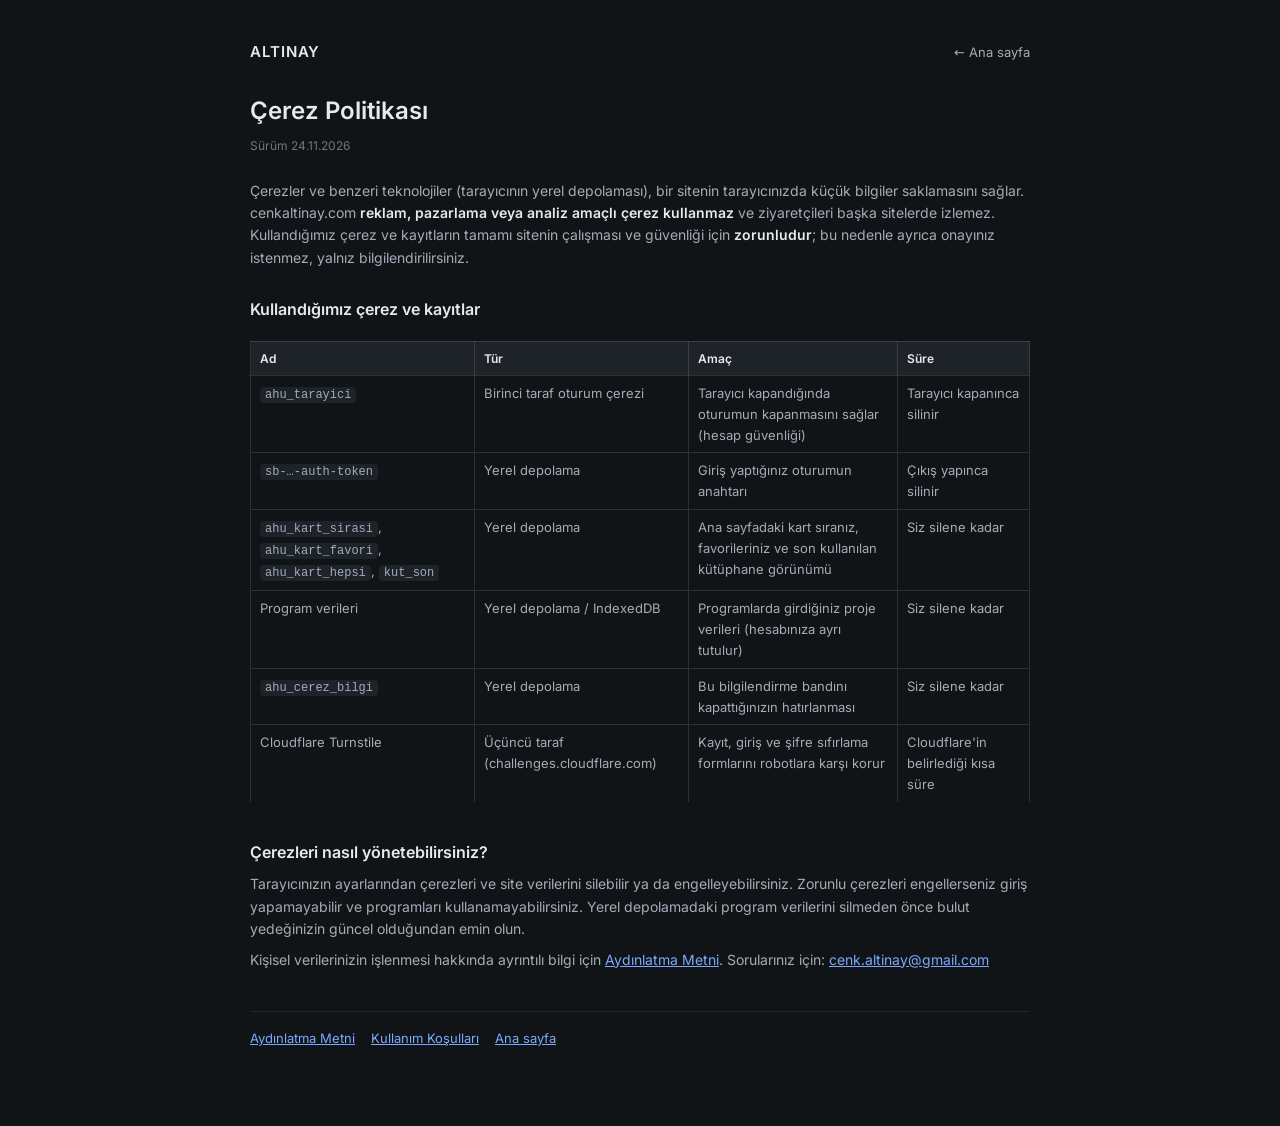
<file: cerez.html>
<!DOCTYPE html>
<html lang="tr">
<head>
<meta charset="utf-8">
<!-- 24.11.2026 — Çerez politikası (Cenk: «çerez onayı vs bu tarz şeyleri de yap»). Sitede yalnız ZORUNLU çerez/yerel depolama
     var (oturum-kapisi.js, index.js, kullanici-verisi.js, kutuphane.js, cerez-bildirimi.js); reklam/analiz çerezi yok →
     KVKK Çerez Uygulamaları Rehberi'ne göre açık rıza gerekmez, bilgilendirme yapılır (cerez-bildirimi.js bandı). -->
<meta http-equiv="Content-Security-Policy" content="default-src 'none'; script-src 'self'; style-src 'self'; font-src 'self'; img-src 'self'; object-src 'none'; base-uri 'none'; form-action 'none'">
<meta name="referrer" content="strict-origin-when-cross-origin">
<meta name="viewport" content="width=device-width, initial-scale=1">
<title>Çerez Politikası — ALTINAY</title>
<link rel="icon" type="image/svg+xml" href="favicon.svg">
<link rel="stylesheet" href="stil.css?v=20261124a">
<link rel="stylesheet" href="yasal.css?v=20261124a">
</head>
<body>
<main class="yasal">
  <header><span class="marka">ALTINAY</span><a href="./">← Ana sayfa</a></header>
  <h1>Çerez Politikası</h1>
  <p class="surum">Sürüm 24.11.2026</p>

  <p>Çerezler ve benzeri teknolojiler (tarayıcının yerel depolaması), bir sitenin tarayıcınızda küçük bilgiler saklamasını sağlar.
  cenkaltinay.com <strong>reklam, pazarlama veya analiz amaçlı çerez kullanmaz</strong> ve ziyaretçileri başka sitelerde izlemez.
  Kullandığımız çerez ve kayıtların tamamı sitenin çalışması ve güvenliği için <strong>zorunludur</strong>; bu nedenle ayrıca onayınız
  istenmez, yalnız bilgilendirilirsiniz.</p>

  <h2>Kullandığımız çerez ve kayıtlar</h2>
  <div class="tablo"><table>
    <tr><th>Ad</th><th>Tür</th><th>Amaç</th><th>Süre</th></tr>
    <tr><td><code>ahu_tarayici</code></td><td>Birinci taraf oturum çerezi</td><td>Tarayıcı kapandığında oturumun kapanmasını sağlar (hesap güvenliği)</td><td>Tarayıcı kapanınca silinir</td></tr>
    <tr><td><code>sb-…-auth-token</code></td><td>Yerel depolama</td><td>Giriş yaptığınız oturumun anahtarı</td><td>Çıkış yapınca silinir</td></tr>
    <tr><td><code>ahu_kart_sirasi</code>, <code>ahu_kart_favori</code>, <code>ahu_kart_hepsi</code>, <code>kut_son</code></td><td>Yerel depolama</td><td>Ana sayfadaki kart sıranız, favorileriniz ve son kullanılan kütüphane görünümü</td><td>Siz silene kadar</td></tr>
    <tr><td>Program verileri</td><td>Yerel depolama / IndexedDB</td><td>Programlarda girdiğiniz proje verileri (hesabınıza ayrı tutulur)</td><td>Siz silene kadar</td></tr>
    <tr><td><code>ahu_cerez_bilgi</code></td><td>Yerel depolama</td><td>Bu bilgilendirme bandını kapattığınızın hatırlanması</td><td>Siz silene kadar</td></tr>
    <tr><td>Cloudflare Turnstile</td><td>Üçüncü taraf (challenges.cloudflare.com)</td><td>Kayıt, giriş ve şifre sıfırlama formlarını robotlara karşı korur</td><td>Cloudflare'in belirlediği kısa süre</td></tr>
  </table></div>

  <h2>Çerezleri nasıl yönetebilirsiniz?</h2>
  <p>Tarayıcınızın ayarlarından çerezleri ve site verilerini silebilir ya da engelleyebilirsiniz. Zorunlu çerezleri engellerseniz
  giriş yapamayabilir ve programları kullanamayabilirsiniz. Yerel depolamadaki program verilerini silmeden önce bulut yedeğinizin
  güncel olduğundan emin olun.</p>

  <p>Kişisel verilerinizin işlenmesi hakkında ayrıntılı bilgi için <a href="kvkk.html">Aydınlatma Metni</a>. Sorularınız için:
  <a class="posta" href="#">—</a></p>

  <nav class="diger"><a href="kvkk.html">Aydınlatma Metni</a><a href="kosullar.html">Kullanım Koşulları</a><a href="./">Ana sayfa</a></nav>
</main>
<script src="yasal.js?v=20261124a"></script>
</body>
</html>
</file>
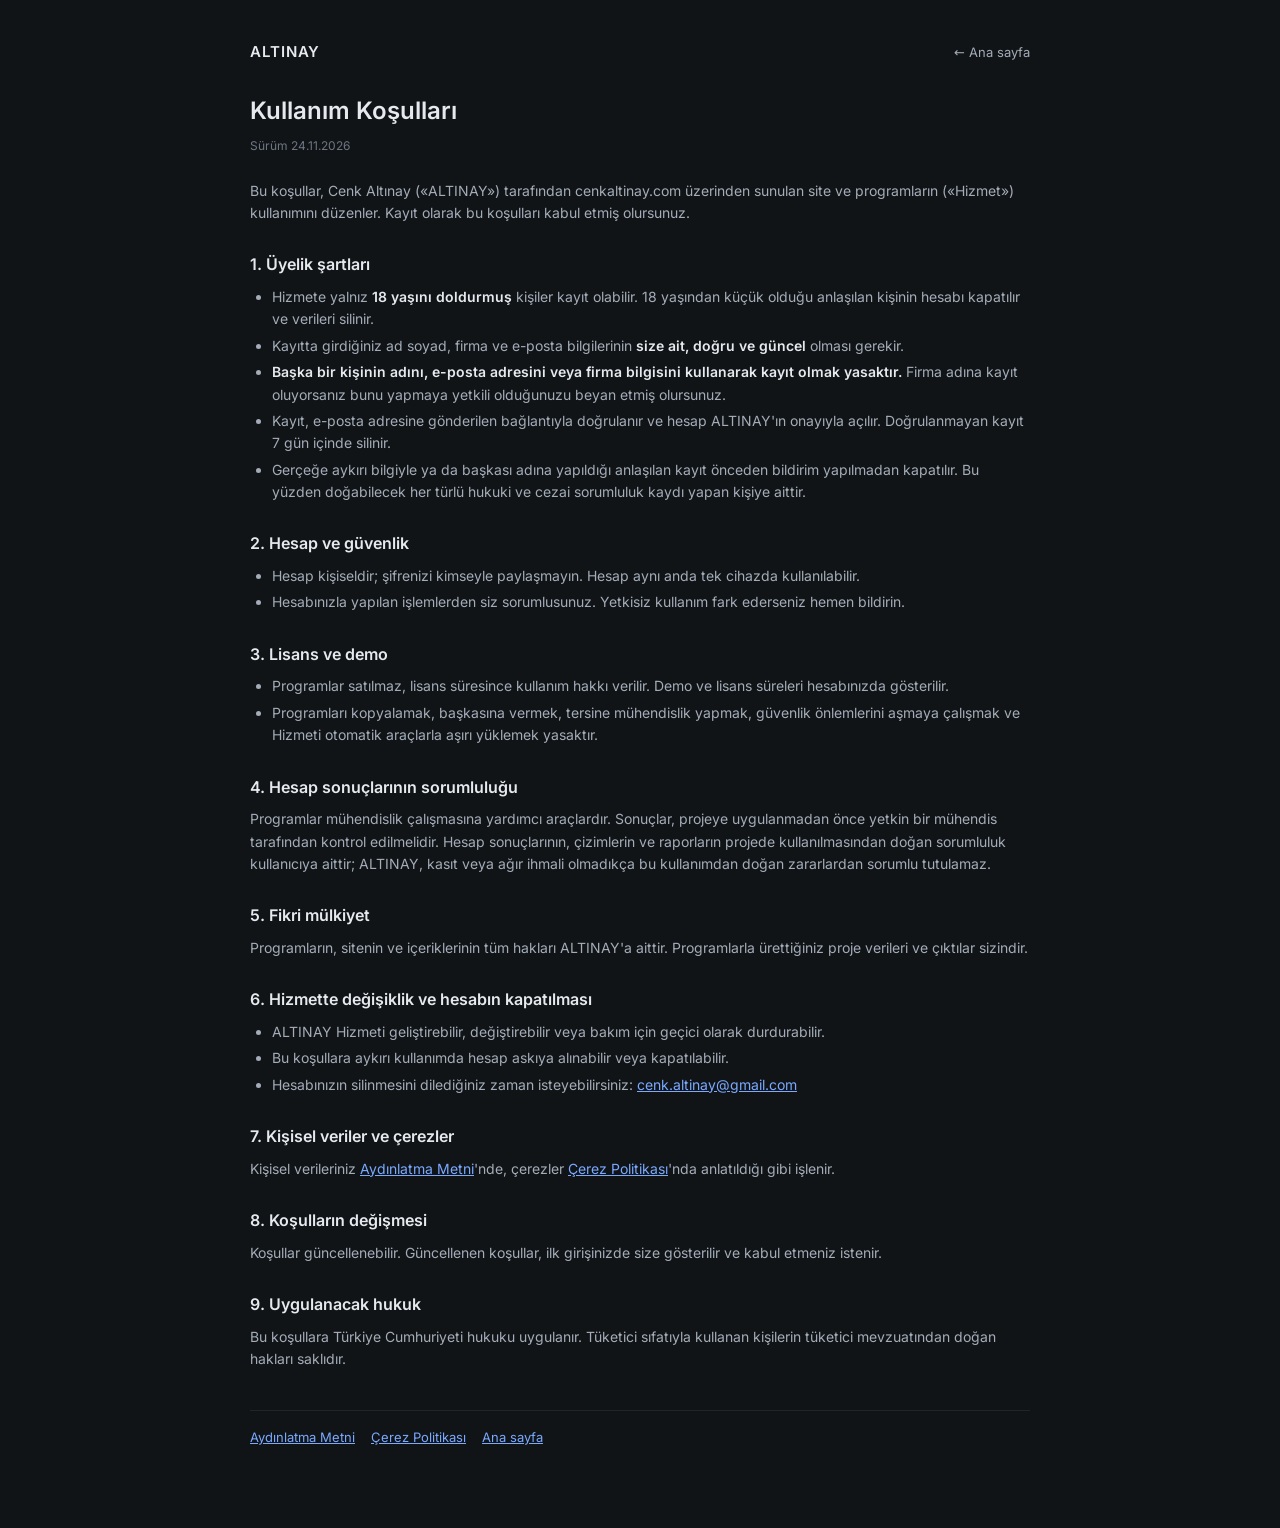
<file: kosullar.html>
<!DOCTYPE html>
<html lang="tr">
<head>
<meta charset="utf-8">
<!-- 24.11.2026 — Kullanım koşulları (Cenk: «13 yaş altına veli onayı … başkasının bilgilerini girip kayıt olmasını da
     engellememiz lazım»; Cenk kararı: yalnız 18 yaş ve üstü). Kayıtta zorunlu kutucukla kabul edilir; sürüm =
     index.js KOSUL_SURUM = supabase/22-kvkk-onay.sql kosul_surumu(). Metin değişirse üçü birlikte değişir. -->
<meta http-equiv="Content-Security-Policy" content="default-src 'none'; script-src 'self'; style-src 'self'; font-src 'self'; img-src 'self'; object-src 'none'; base-uri 'none'; form-action 'none'">
<meta name="referrer" content="strict-origin-when-cross-origin">
<meta name="viewport" content="width=device-width, initial-scale=1">
<title>Kullanım Koşulları — ALTINAY</title>
<link rel="icon" type="image/svg+xml" href="favicon.svg">
<link rel="stylesheet" href="stil.css?v=20261124a">
<link rel="stylesheet" href="yasal.css?v=20261124a">
</head>
<body>
<main class="yasal">
  <header><span class="marka">ALTINAY</span><a href="./">← Ana sayfa</a></header>
  <h1>Kullanım Koşulları</h1>
  <p class="surum">Sürüm 24.11.2026</p>

  <p>Bu koşullar, Cenk Altınay («ALTINAY») tarafından cenkaltinay.com üzerinden sunulan site ve programların («Hizmet»)
  kullanımını düzenler. Kayıt olarak bu koşulları kabul etmiş olursunuz.</p>

  <h2>1. Üyelik şartları</h2>
  <ul>
    <li>Hizmete yalnız <strong>18 yaşını doldurmuş</strong> kişiler kayıt olabilir. 18 yaşından küçük olduğu anlaşılan kişinin hesabı kapatılır ve verileri silinir.</li>
    <li>Kayıtta girdiğiniz ad soyad, firma ve e-posta bilgilerinin <strong>size ait, doğru ve güncel</strong> olması gerekir.</li>
    <li><strong>Başka bir kişinin adını, e-posta adresini veya firma bilgisini kullanarak kayıt olmak yasaktır.</strong> Firma adına
      kayıt oluyorsanız bunu yapmaya yetkili olduğunuzu beyan etmiş olursunuz.</li>
    <li>Kayıt, e-posta adresine gönderilen bağlantıyla doğrulanır ve hesap ALTINAY'ın onayıyla açılır. Doğrulanmayan kayıt 7 gün içinde silinir.</li>
    <li>Gerçeğe aykırı bilgiyle ya da başkası adına yapıldığı anlaşılan kayıt önceden bildirim yapılmadan kapatılır. Bu yüzden
      doğabilecek her türlü hukuki ve cezai sorumluluk kaydı yapan kişiye aittir.</li>
  </ul>

  <h2>2. Hesap ve güvenlik</h2>
  <ul>
    <li>Hesap kişiseldir; şifrenizi kimseyle paylaşmayın. Hesap aynı anda tek cihazda kullanılabilir.</li>
    <li>Hesabınızla yapılan işlemlerden siz sorumlusunuz. Yetkisiz kullanım fark ederseniz hemen bildirin.</li>
  </ul>

  <h2>3. Lisans ve demo</h2>
  <ul>
    <li>Programlar satılmaz, lisans süresince kullanım hakkı verilir. Demo ve lisans süreleri hesabınızda gösterilir.</li>
    <li>Programları kopyalamak, başkasına vermek, tersine mühendislik yapmak, güvenlik önlemlerini aşmaya çalışmak ve Hizmeti
      otomatik araçlarla aşırı yüklemek yasaktır.</li>
  </ul>

  <h2>4. Hesap sonuçlarının sorumluluğu</h2>
  <p>Programlar mühendislik çalışmasına yardımcı araçlardır. Sonuçlar, projeye uygulanmadan önce yetkin bir mühendis tarafından
  kontrol edilmelidir. Hesap sonuçlarının, çizimlerin ve raporların projede kullanılmasından doğan sorumluluk kullanıcıya aittir;
  ALTINAY, kasıt veya ağır ihmali olmadıkça bu kullanımdan doğan zararlardan sorumlu tutulamaz.</p>

  <h2>5. Fikri mülkiyet</h2>
  <p>Programların, sitenin ve içeriklerinin tüm hakları ALTINAY'a aittir. Programlarla ürettiğiniz proje verileri ve çıktılar sizindir.</p>

  <h2>6. Hizmette değişiklik ve hesabın kapatılması</h2>
  <ul>
    <li>ALTINAY Hizmeti geliştirebilir, değiştirebilir veya bakım için geçici olarak durdurabilir.</li>
    <li>Bu koşullara aykırı kullanımda hesap askıya alınabilir veya kapatılabilir.</li>
    <li>Hesabınızın silinmesini dilediğiniz zaman isteyebilirsiniz: <a class="posta" href="#">—</a></li>
  </ul>

  <h2>7. Kişisel veriler ve çerezler</h2>
  <p>Kişisel verileriniz <a href="kvkk.html">Aydınlatma Metni</a>'nde, çerezler <a href="cerez.html">Çerez Politikası</a>'nda anlatıldığı gibi işlenir.</p>

  <h2>8. Koşulların değişmesi</h2>
  <p>Koşullar güncellenebilir. Güncellenen koşullar, ilk girişinizde size gösterilir ve kabul etmeniz istenir.</p>

  <h2>9. Uygulanacak hukuk</h2>
  <p>Bu koşullara Türkiye Cumhuriyeti hukuku uygulanır. Tüketici sıfatıyla kullanan kişilerin tüketici mevzuatından doğan hakları saklıdır.</p>

  <nav class="diger"><a href="kvkk.html">Aydınlatma Metni</a><a href="cerez.html">Çerez Politikası</a><a href="./">Ana sayfa</a></nav>
</main>
<script src="yasal.js?v=20261124a"></script>
</body>
</html>
</file>
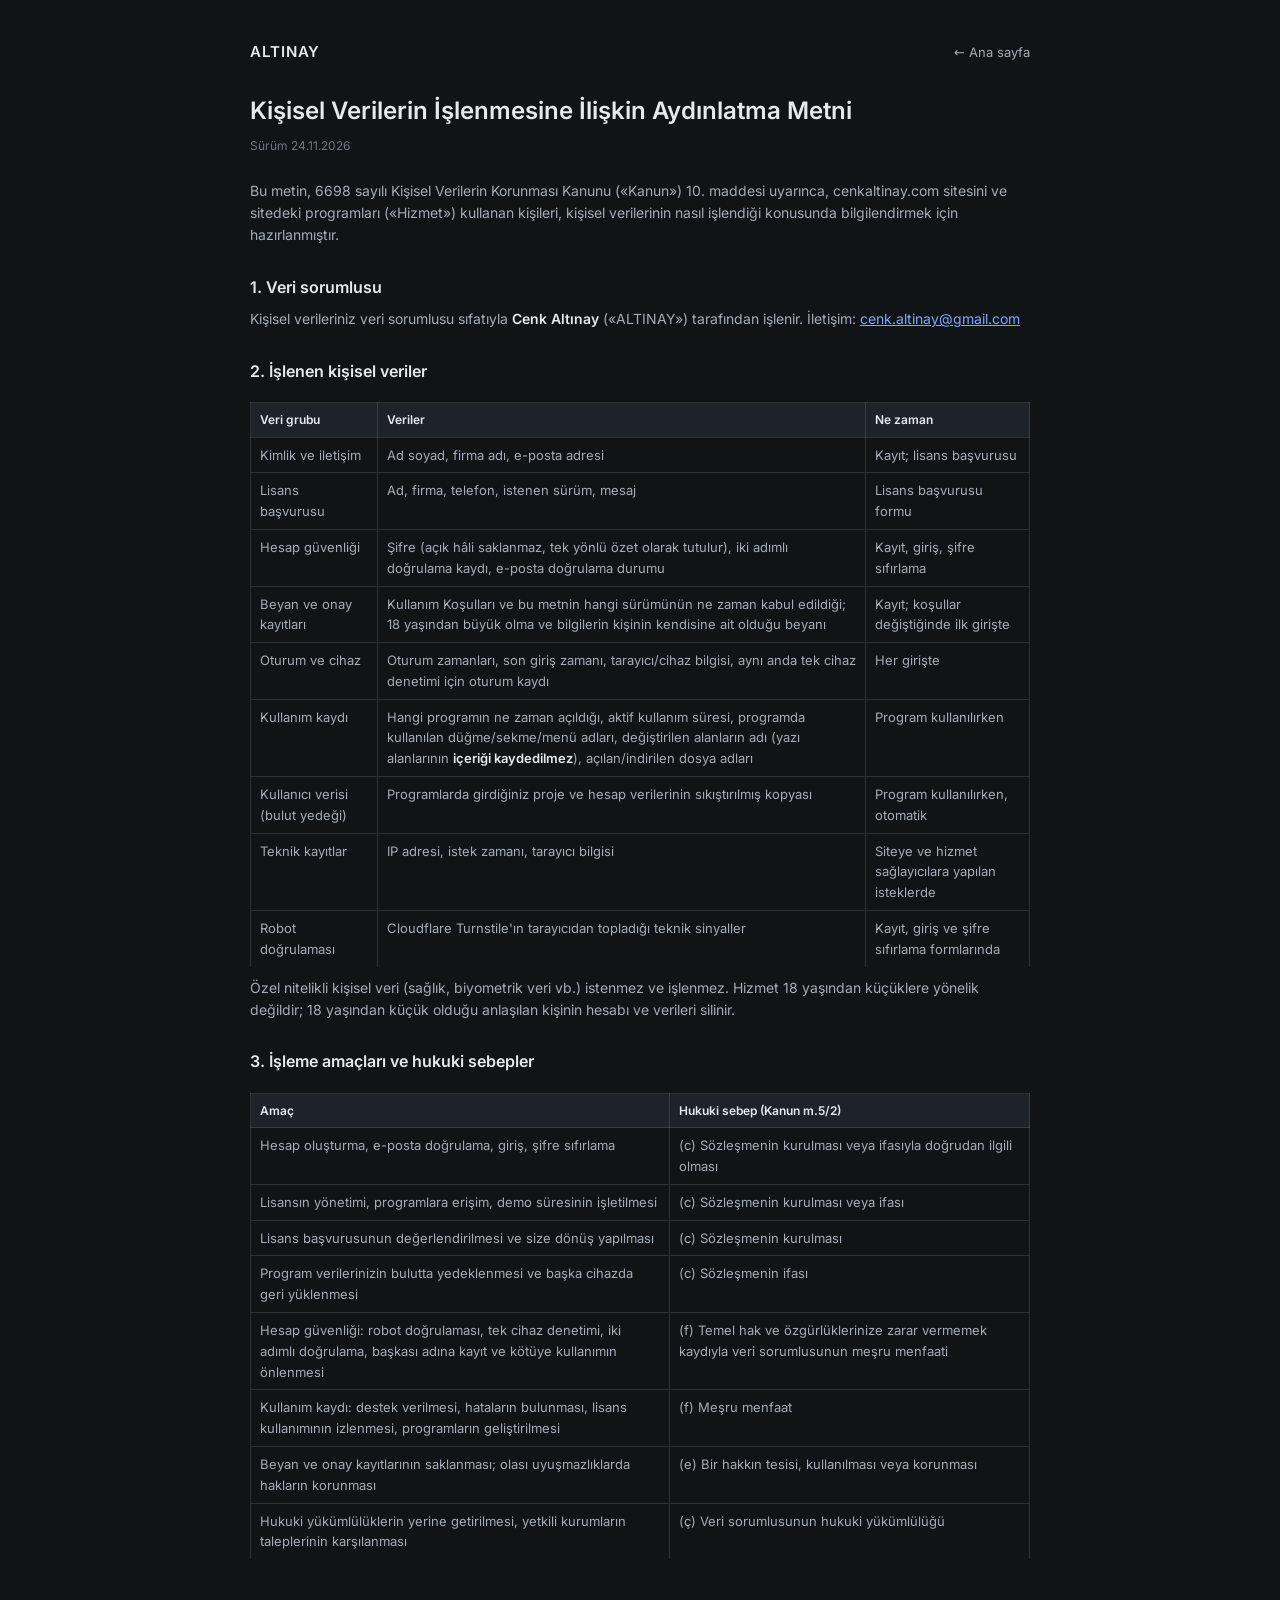
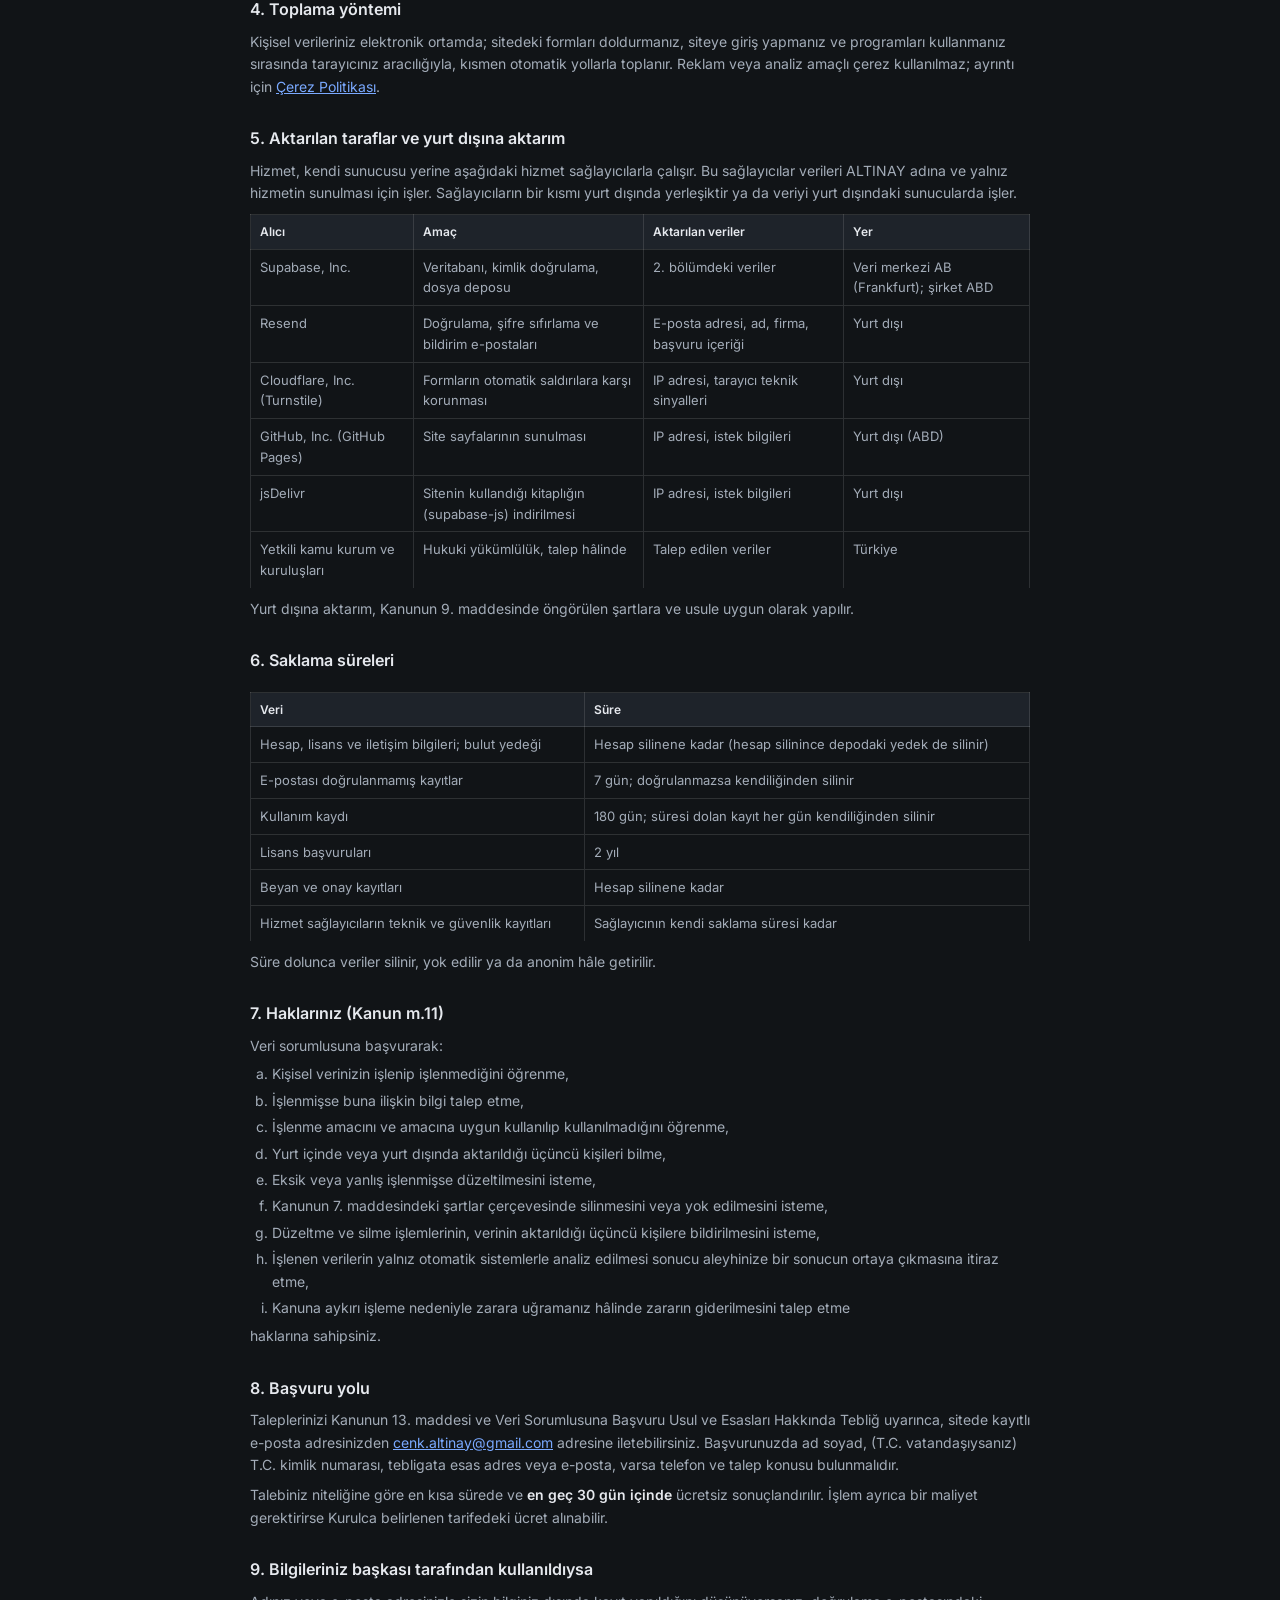
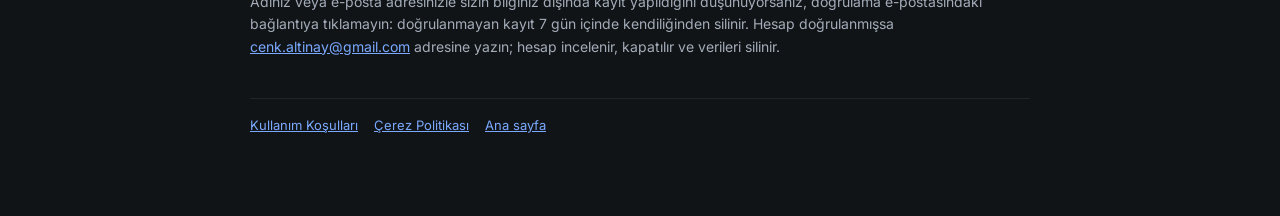
<file: kvkk.html>
<!DOCTYPE html>
<html lang="tr">
<head>
<meta charset="utf-8">
<!-- 24.11.2026 — KVKK aydınlatma metni (Cenk: «kvkk taslağı tamam işte diğer sitelerde uygulanan ne ise öyle olsun»).
     Kaynak taslak: ALTINAY/Araclar/.ajan/isler/20261108-site-ek-guvenlik/kvkk-taslak.md (6698 s. Kanun m.10, m.5, m.9, m.11, m.13).
     Metin sürümü kayıt formundaki onay sürümüyle (index.js KOSUL_SURUM, supabase/22-kvkk-onay.sql) aynı tutulur. -->
<meta http-equiv="Content-Security-Policy" content="default-src 'none'; script-src 'self'; style-src 'self'; font-src 'self'; img-src 'self'; object-src 'none'; base-uri 'none'; form-action 'none'">
<meta name="referrer" content="strict-origin-when-cross-origin">
<meta name="viewport" content="width=device-width, initial-scale=1">
<title>Kişisel Verilerin İşlenmesine İlişkin Aydınlatma Metni — ALTINAY</title>
<link rel="icon" type="image/svg+xml" href="favicon.svg">
<link rel="stylesheet" href="stil.css?v=20261124a">
<link rel="stylesheet" href="yasal.css?v=20261124a">
</head>
<body>
<main class="yasal">
  <header><span class="marka">ALTINAY</span><a href="./">← Ana sayfa</a></header>
  <h1>Kişisel Verilerin İşlenmesine İlişkin Aydınlatma Metni</h1>
  <p class="surum">Sürüm 24.11.2026</p>

  <p>Bu metin, 6698 sayılı Kişisel Verilerin Korunması Kanunu («Kanun») 10. maddesi uyarınca, cenkaltinay.com sitesini
  ve sitedeki programları («Hizmet») kullanan kişileri, kişisel verilerinin nasıl işlendiği konusunda bilgilendirmek için hazırlanmıştır.</p>

  <h2>1. Veri sorumlusu</h2>
  <p>Kişisel verileriniz veri sorumlusu sıfatıyla <strong>Cenk Altınay</strong> («ALTINAY») tarafından işlenir.
  İletişim: <a class="posta" href="#">—</a></p>

  <h2>2. İşlenen kişisel veriler</h2>
  <div class="tablo"><table>
    <tr><th>Veri grubu</th><th>Veriler</th><th>Ne zaman</th></tr>
    <tr><td>Kimlik ve iletişim</td><td>Ad soyad, firma adı, e-posta adresi</td><td>Kayıt; lisans başvurusu</td></tr>
    <tr><td>Lisans başvurusu</td><td>Ad, firma, telefon, istenen sürüm, mesaj</td><td>Lisans başvurusu formu</td></tr>
    <tr><td>Hesap güvenliği</td><td>Şifre (açık hâli saklanmaz, tek yönlü özet olarak tutulur), iki adımlı doğrulama kaydı, e-posta doğrulama durumu</td><td>Kayıt, giriş, şifre sıfırlama</td></tr>
    <tr><td>Beyan ve onay kayıtları</td><td>Kullanım Koşulları ve bu metnin hangi sürümünün ne zaman kabul edildiği; 18 yaşından büyük olma ve bilgilerin kişinin kendisine ait olduğu beyanı</td><td>Kayıt; koşullar değiştiğinde ilk girişte</td></tr>
    <tr><td>Oturum ve cihaz</td><td>Oturum zamanları, son giriş zamanı, tarayıcı/cihaz bilgisi, aynı anda tek cihaz denetimi için oturum kaydı</td><td>Her girişte</td></tr>
    <tr><td>Kullanım kaydı</td><td>Hangi programın ne zaman açıldığı, aktif kullanım süresi, programda kullanılan düğme/sekme/menü adları, değiştirilen alanların adı (yazı alanlarının <strong>içeriği kaydedilmez</strong>), açılan/indirilen dosya adları</td><td>Program kullanılırken</td></tr>
    <tr><td>Kullanıcı verisi (bulut yedeği)</td><td>Programlarda girdiğiniz proje ve hesap verilerinin sıkıştırılmış kopyası</td><td>Program kullanılırken, otomatik</td></tr>
    <tr><td>Teknik kayıtlar</td><td>IP adresi, istek zamanı, tarayıcı bilgisi</td><td>Siteye ve hizmet sağlayıcılara yapılan isteklerde</td></tr>
    <tr><td>Robot doğrulaması</td><td>Cloudflare Turnstile'ın tarayıcıdan topladığı teknik sinyaller</td><td>Kayıt, giriş ve şifre sıfırlama formlarında</td></tr>
  </table></div>
  <p>Özel nitelikli kişisel veri (sağlık, biyometrik veri vb.) istenmez ve işlenmez. Hizmet 18 yaşından küçüklere yönelik değildir;
  18 yaşından küçük olduğu anlaşılan kişinin hesabı ve verileri silinir.</p>

  <h2>3. İşleme amaçları ve hukuki sebepler</h2>
  <div class="tablo"><table>
    <tr><th>Amaç</th><th>Hukuki sebep (Kanun m.5/2)</th></tr>
    <tr><td>Hesap oluşturma, e-posta doğrulama, giriş, şifre sıfırlama</td><td>(c) Sözleşmenin kurulması veya ifasıyla doğrudan ilgili olması</td></tr>
    <tr><td>Lisansın yönetimi, programlara erişim, demo süresinin işletilmesi</td><td>(c) Sözleşmenin kurulması veya ifası</td></tr>
    <tr><td>Lisans başvurusunun değerlendirilmesi ve size dönüş yapılması</td><td>(c) Sözleşmenin kurulması</td></tr>
    <tr><td>Program verilerinizin bulutta yedeklenmesi ve başka cihazda geri yüklenmesi</td><td>(c) Sözleşmenin ifası</td></tr>
    <tr><td>Hesap güvenliği: robot doğrulaması, tek cihaz denetimi, iki adımlı doğrulama, başkası adına kayıt ve kötüye kullanımın önlenmesi</td><td>(f) Temel hak ve özgürlüklerinize zarar vermemek kaydıyla veri sorumlusunun meşru menfaati</td></tr>
    <tr><td>Kullanım kaydı: destek verilmesi, hataların bulunması, lisans kullanımının izlenmesi, programların geliştirilmesi</td><td>(f) Meşru menfaat</td></tr>
    <tr><td>Beyan ve onay kayıtlarının saklanması; olası uyuşmazlıklarda hakların korunması</td><td>(e) Bir hakkın tesisi, kullanılması veya korunması</td></tr>
    <tr><td>Hukuki yükümlülüklerin yerine getirilmesi, yetkili kurumların taleplerinin karşılanması</td><td>(ç) Veri sorumlusunun hukuki yükümlülüğü</td></tr>
  </table></div>

  <h2>4. Toplama yöntemi</h2>
  <p>Kişisel verileriniz elektronik ortamda; sitedeki formları doldurmanız, siteye giriş yapmanız ve programları kullanmanız sırasında
  tarayıcınız aracılığıyla, kısmen otomatik yollarla toplanır. Reklam veya analiz amaçlı çerez kullanılmaz; ayrıntı için
  <a href="cerez.html">Çerez Politikası</a>.</p>

  <h2>5. Aktarılan taraflar ve yurt dışına aktarım</h2>
  <p>Hizmet, kendi sunucusu yerine aşağıdaki hizmet sağlayıcılarla çalışır. Bu sağlayıcılar verileri ALTINAY adına ve yalnız hizmetin
  sunulması için işler. Sağlayıcıların bir kısmı yurt dışında yerleşiktir ya da veriyi yurt dışındaki sunucularda işler.</p>
  <div class="tablo"><table>
    <tr><th>Alıcı</th><th>Amaç</th><th>Aktarılan veriler</th><th>Yer</th></tr>
    <tr><td>Supabase, Inc.</td><td>Veritabanı, kimlik doğrulama, dosya deposu</td><td>2. bölümdeki veriler</td><td>Veri merkezi AB (Frankfurt); şirket ABD</td></tr>
    <tr><td>Resend</td><td>Doğrulama, şifre sıfırlama ve bildirim e-postaları</td><td>E-posta adresi, ad, firma, başvuru içeriği</td><td>Yurt dışı</td></tr>
    <tr><td>Cloudflare, Inc. (Turnstile)</td><td>Formların otomatik saldırılara karşı korunması</td><td>IP adresi, tarayıcı teknik sinyalleri</td><td>Yurt dışı</td></tr>
    <tr><td>GitHub, Inc. (GitHub Pages)</td><td>Site sayfalarının sunulması</td><td>IP adresi, istek bilgileri</td><td>Yurt dışı (ABD)</td></tr>
    <tr><td>jsDelivr</td><td>Sitenin kullandığı kitaplığın (supabase-js) indirilmesi</td><td>IP adresi, istek bilgileri</td><td>Yurt dışı</td></tr>
    <tr><td>Yetkili kamu kurum ve kuruluşları</td><td>Hukuki yükümlülük, talep hâlinde</td><td>Talep edilen veriler</td><td>Türkiye</td></tr>
  </table></div>
  <p>Yurt dışına aktarım, Kanunun 9. maddesinde öngörülen şartlara ve usule uygun olarak yapılır.</p>

  <h2>6. Saklama süreleri</h2>
  <div class="tablo"><table>
    <tr><th>Veri</th><th>Süre</th></tr>
    <tr><td>Hesap, lisans ve iletişim bilgileri; bulut yedeği</td><td>Hesap silinene kadar (hesap silinince depodaki yedek de silinir)</td></tr>
    <tr><td>E-postası doğrulanmamış kayıtlar</td><td>7 gün; doğrulanmazsa kendiliğinden silinir</td></tr>
    <tr><td>Kullanım kaydı</td><td>180 gün; süresi dolan kayıt her gün kendiliğinden silinir</td></tr>
    <tr><td>Lisans başvuruları</td><td>2 yıl</td></tr>
    <tr><td>Beyan ve onay kayıtları</td><td>Hesap silinene kadar</td></tr>
    <tr><td>Hizmet sağlayıcıların teknik ve güvenlik kayıtları</td><td>Sağlayıcının kendi saklama süresi kadar</td></tr>
  </table></div>
  <p>Süre dolunca veriler silinir, yok edilir ya da anonim hâle getirilir.</p>

  <h2>7. Haklarınız (Kanun m.11)</h2>
  <p>Veri sorumlusuna başvurarak:</p>
  <ol type="a">
    <li>Kişisel verinizin işlenip işlenmediğini öğrenme,</li>
    <li>İşlenmişse buna ilişkin bilgi talep etme,</li>
    <li>İşlenme amacını ve amacına uygun kullanılıp kullanılmadığını öğrenme,</li>
    <li>Yurt içinde veya yurt dışında aktarıldığı üçüncü kişileri bilme,</li>
    <li>Eksik veya yanlış işlenmişse düzeltilmesini isteme,</li>
    <li>Kanunun 7. maddesindeki şartlar çerçevesinde silinmesini veya yok edilmesini isteme,</li>
    <li>Düzeltme ve silme işlemlerinin, verinin aktarıldığı üçüncü kişilere bildirilmesini isteme,</li>
    <li>İşlenen verilerin yalnız otomatik sistemlerle analiz edilmesi sonucu aleyhinize bir sonucun ortaya çıkmasına itiraz etme,</li>
    <li>Kanuna aykırı işleme nedeniyle zarara uğramanız hâlinde zararın giderilmesini talep etme</li>
  </ol>
  <p>haklarına sahipsiniz.</p>

  <h2>8. Başvuru yolu</h2>
  <p>Taleplerinizi Kanunun 13. maddesi ve Veri Sorumlusuna Başvuru Usul ve Esasları Hakkında Tebliğ uyarınca, sitede kayıtlı
  e-posta adresinizden <a class="posta" href="#">—</a> adresine iletebilirsiniz. Başvurunuzda ad soyad, (T.C. vatandaşıysanız)
  T.C. kimlik numarası, tebligata esas adres veya e-posta, varsa telefon ve talep konusu bulunmalıdır.</p>
  <p>Talebiniz niteliğine göre en kısa sürede ve <strong>en geç 30 gün içinde</strong> ücretsiz sonuçlandırılır. İşlem ayrıca bir
  maliyet gerektirirse Kurulca belirlenen tarifedeki ücret alınabilir.</p>

  <h2>9. Bilgileriniz başkası tarafından kullanıldıysa</h2>
  <p>Adınız veya e-posta adresinizle sizin bilginiz dışında kayıt yapıldığını düşünüyorsanız, doğrulama e-postasındaki bağlantıya
  tıklamayın: doğrulanmayan kayıt 7 gün içinde kendiliğinden silinir. Hesap doğrulanmışsa <a class="posta" href="#">—</a>
  adresine yazın; hesap incelenir, kapatılır ve verileri silinir.</p>

  <nav class="diger"><a href="kosullar.html">Kullanım Koşulları</a><a href="cerez.html">Çerez Politikası</a><a href="./">Ana sayfa</a></nav>
</main>
<script src="yasal.js?v=20261124a"></script>
</body>
</html>
</file>
<file: stil.css>
/* AHU Studio — giriş ve yönetim sayfalarının ortak görünümü (uygulamanın paleti) */
/* 24.11.2026 — Inter artık kendi sitemizden (harici/inter-5.3.0, değişken ağırlık). Google Fonts kaldırıldı:
   ziyaretçinin IP'si Google'a gitmesin (KVKK yurt dışı aktarım). Aralıklar Google'ın latin / latin-ext bölmesiyle aynı. */
@font-face{font-family:'Inter';font-style:normal;font-weight:100 900;font-display:swap;
  src:url(harici/inter-5.3.0/inter-latin-ext-wght-normal.woff2) format('woff2');
  unicode-range:U+0100-02BA,U+02BD-02C5,U+02C7-02CC,U+02CE-02D7,U+02DD-02FF,U+0304,U+0308,U+0329,U+1D00-1DBF,U+1E00-1E9F,U+1EF2-1EFF,U+2020,U+20A0-20AB,U+20AD-20C0,U+2113,U+2C60-2C7F,U+A720-A7FF}
@font-face{font-family:'Inter';font-style:normal;font-weight:100 900;font-display:swap;
  src:url(harici/inter-5.3.0/inter-latin-wght-normal.woff2) format('woff2');
  unicode-range:U+0000-00FF,U+0131,U+0152-0153,U+02BB-02BC,U+02C6,U+02DA,U+02DC,U+0304,U+0308,U+0329,U+2000-206F,U+20AC,U+2122,U+2191,U+2193,U+2212,U+2215,U+FEFF,U+FFFD}
:root{
  --bg-0:#111417; --bg-1:#181c21; --bg-2:#1e232a; --bg-3:#252b33; --bg-4:#2e353f; --bg-input:#13161a;
  --line:rgba(255,255,255,.07); --line-2:rgba(255,255,255,.12); --line-3:rgba(255,255,255,.22);
  --t-1:#e6e9ee; --t-2:#a3acb8; --t-3:#6d7683; --t-4:#4a525e;
  --accent:#4d8dff; --accent-2:#7aa9ff; --accent-soft:rgba(77,141,255,.14); --accent-line:rgba(77,141,255,.45);
  --warn:#f0b445; --warn-soft:rgba(240,180,69,.14);
  --danger:#ef6461; --danger-soft:rgba(239,100,97,.14);
  --ok:#3fcf8e; --ok-soft:rgba(63,207,142,.14);
  --r:6px; --font:'Inter',system-ui,-apple-system,'Segoe UI',sans-serif;
}
*{box-sizing:border-box;margin:0;padding:0}
html,body{height:100%}
body{background:var(--bg-0);color:var(--t-1);font-family:var(--font);font-size:14px;-webkit-font-smoothing:antialiased}
a{color:var(--accent-2)}
.marka{display:flex;align-items:center;gap:9px;font-weight:600;font-size:15px}
.marka .isaret{width:22px;height:22px;border-radius:6px;background:var(--accent)}
.marka .alt{color:var(--t-3);font-weight:400;font-size:13px}

/* giriş kartı */
.sahne{min-height:100%;display:flex;align-items:center;justify-content:center;padding:24px 16px}
.kart{width:100%;max-width:380px;background:var(--bg-1);border:1px solid var(--line-2);border-radius:12px;padding:28px 24px}
.kart h1{font-size:18px;font-weight:600;margin:22px 0 4px}
.kart .aciklama{color:var(--t-2);font-size:13px;margin-bottom:18px;line-height:1.5}
.sekmeler{display:flex;background:var(--bg-2);border:1px solid var(--line);border-radius:var(--r);padding:3px;margin-bottom:18px}
.sekmeler button{flex:1;background:none;border:0;color:var(--t-2);padding:7px;border-radius:4px;font:inherit;font-size:13px;cursor:pointer}
.sekmeler button.aktif{background:var(--bg-4);color:var(--t-1);font-weight:500}
label{display:block;font-size:12px;color:var(--t-2);margin:12px 0 5px}
input,select,textarea{width:100%;background:var(--bg-input);border:1px solid var(--line-2);color:var(--t-1);border-radius:var(--r);padding:9px 10px;font:inherit;font-size:14px}
input:focus,select:focus,textarea:focus{outline:none;border-color:var(--accent-line);box-shadow:0 0 0 3px var(--accent-soft)}
.dugme{display:inline-flex;align-items:center;justify-content:center;gap:6px;background:var(--accent);color:#fff;border:0;border-radius:var(--r);padding:10px 14px;font:inherit;font-weight:600;font-size:14px;cursor:pointer}
.dugme.tam{width:100%;margin-top:18px}
.dugme:disabled{opacity:.55;cursor:default}
.dugme.ikincil{background:var(--bg-3);color:var(--t-1);font-weight:500}
.dugme.kucuk{padding:6px 10px;font-size:12.5px}
.baglanti{background:none;border:0;color:var(--accent-2);font:inherit;font-size:13px;cursor:pointer;padding:0}
.mesaj{margin-top:14px;font-size:13px;line-height:1.5;padding:9px 11px;border-radius:var(--r);display:none}
.mesaj.goster{display:block}
.mesaj.hata{background:var(--danger-soft);color:var(--danger)}
.mesaj.bilgi{background:var(--accent-soft);color:var(--accent-2)}
.mesaj.tamam{background:var(--ok-soft);color:var(--ok)}
.alt-not{margin-top:18px;color:var(--t-3);font-size:12px;text-align:center}
[hidden]{display:none!important}

/* uygulama çerçevesi */
#uygulama{position:fixed;inset:0;width:100%;height:100%;border:0;background:var(--bg-0)}
#serit{position:fixed;left:50%;bottom:14px;transform:translateX(-50%);z-index:5;background:var(--warn-soft);
  border:1px solid var(--warn);color:var(--warn);border-radius:var(--r);padding:8px 12px;font-size:13px;backdrop-filter:blur(6px)}

/* yönetim */
.ust{display:flex;align-items:center;gap:12px;padding:12px 16px;border-bottom:1px solid var(--line);background:var(--bg-0);position:sticky;top:0;z-index:2;flex-wrap:wrap}
.ust .bosluk{flex:1}
.ust .kim{color:var(--t-3);font-size:12.5px}
main{max-width:1200px;margin:0 auto;padding:20px 16px 60px}
.panel{background:var(--bg-1);border:1px solid var(--line);border-radius:10px;padding:16px;margin-bottom:18px}
.panel h2{font-size:14px;font-weight:600;margin-bottom:12px;display:flex;align-items:center;gap:10px;flex-wrap:wrap}
.panel h2 .say{color:var(--t-3);font-weight:400;font-size:12.5px}
.arac{display:flex;gap:8px;flex-wrap:wrap;align-items:center;margin-bottom:12px}
.arac input,.arac select{width:auto;min-width:0;flex:1 1 180px;padding:7px 9px;font-size:13px}
.tablo-kap{overflow-x:auto}
table{width:100%;border-collapse:collapse;font-size:13px}
th{text-align:left;color:var(--t-3);font-weight:500;font-size:12px;padding:8px;border-bottom:1px solid var(--line-2);white-space:nowrap}
td{padding:8px;border-bottom:1px solid var(--line);vertical-align:middle}
td input,td select{padding:5px 7px;font-size:13px}
td .eposta{font-weight:500}
td .ufak{color:var(--t-3);font-size:12px}
.rozet{display:inline-block;padding:2px 8px;border-radius:99px;font-size:11.5px;font-weight:500;white-space:nowrap}
.rozet.ok{background:var(--ok-soft);color:var(--ok)}
.rozet.bekliyor{background:var(--warn-soft);color:var(--warn)}
.rozet.bitti{background:var(--danger-soft);color:var(--danger)}
.rozet.yonetici{background:var(--accent-soft);color:var(--accent-2)}
.dosyalar{display:grid;grid-template-columns:repeat(auto-fit,minmax(260px,1fr));gap:12px}
.dosya{background:var(--bg-2);border:1px solid var(--line);border-radius:8px;padding:12px}
.dosya b{display:block;margin-bottom:4px}
.dosya .ufak{color:var(--t-3);font-size:12px;margin-bottom:10px;display:block}
.dosya input[type=file]{font-size:12px;padding:6px}
/* tek oturum perdesi — programın üstünü örter */
#oturum_perde{position:fixed;inset:0;z-index:20;background:rgba(10,12,15,.92);backdrop-filter:blur(4px)}

/* yönetim: kullanıcının program izinleri (satırın altı) */
tr.prog-satir td{padding-top:0;border-bottom:1px solid var(--line-2)}
tbody tr:not(.prog-satir) td{border-bottom:0}
button.prog{--pr:var(--accent);background:transparent;border:1px solid var(--line-2);color:var(--t-3);border-radius:99px;
  padding:3px 10px;margin:3px 4px 3px 0;font:inherit;font-size:12px;cursor:pointer}
button.prog:hover{color:var(--t-1);border-color:var(--line-3)}
button.prog.acik{color:var(--pr);border-color:var(--pr);background:color-mix(in srgb,var(--pr) 14%,transparent)}
button.prog.acik::before{content:'✓ '}

/* yöneticinin ana sayfası */
.ana-baslik{font-size:13px;font-weight:600;color:var(--t-2);text-transform:uppercase;letter-spacing:.6px;margin:8px 0 12px}
.kartlar{display:grid;grid-template-columns:repeat(auto-fill,minmax(260px,1fr));gap:14px;margin-bottom:28px}
.pkart{display:flex;flex-direction:column;gap:6px;background:var(--bg-1);border:1px solid var(--line-2);border-radius:12px;
  padding:18px;color:var(--t-1);text-decoration:none;transition:border-color .15s,background .15s}
a.pkart:hover,.pkart:hover{border-color:var(--accent-line);background:var(--bg-2)}
.pkart b{font-size:15px}
.pkart .ufak{color:var(--t-3);font-size:12.5px;line-height:1.5}
.pkart{--pr:var(--accent)}
.pkart-ikon{width:46px;height:46px;border-radius:12px;display:grid;place-items:center;margin-bottom:6px;
  color:var(--pr);background:color-mix(in srgb,var(--pr) 16%,transparent);
  box-shadow:inset 0 0 0 1px color-mix(in srgb,var(--pr) 35%,transparent);transition:transform .25s}
.pkart-ikon svg{width:24px;height:24px}
.pkart-ikon svg circle.n{fill:currentColor;stroke:none}
.pkart:hover .pkart-ikon{transform:scale(1.06) rotate(-3deg)}
.pkart:hover{border-color:color-mix(in srgb,var(--pr) 55%,transparent)}
.pkart-dugmeler .dugme:not(.ikincil){background:var(--pr);color:#0d1014}
.pkart-ikon.yonetim{--pr:var(--t-2)}
.pkart-dugmeler{display:flex;gap:8px;margin-top:10px;flex-wrap:wrap}
.pkart-dugmeler .dugme{text-decoration:none}
@media (max-width:640px){ .kart{padding:22px 16px} }

/* ===== GİRİŞ EKRANI ARKA PLANI (giris-arka-plan.html) — yalnız giriş ekranında görünür ===== */
/* ===================== ARKA PLAN (kopyalanacak blok) ===================== */
#kozmik-bg{
  position:fixed; inset:0; width:100%; height:100%;
  display:block; z-index:0; pointer-events:none;
  background:
    radial-gradient(120% 70% at 50% 115%, rgba(30,52,150,.28) 0%, transparent 60%),
    radial-gradient(55% 45% at 82% 18%, rgba(110,70,230,.12) 0%, transparent 70%),
    #03040c;
}
/* WebGL yoksa: hafif statik yıldız deseni */
#kozmik-bg.kozmik-yedek{
  background:
    radial-gradient(1.5px 1.5px at 12% 18%, #dbe9ff 50%, transparent 51%),
    radial-gradient(1px 1px at 27% 62%, #b9d2ff 50%, transparent 51%),
    radial-gradient(2px 2px at 38% 28%, #8fb4ff 50%, transparent 51%),
    radial-gradient(1px 1px at 46% 84%, #dbe9ff 50%, transparent 51%),
    radial-gradient(1.5px 1.5px at 58% 12%, #ffffff 50%, transparent 51%),
    radial-gradient(1px 1px at 66% 47%, #b9d2ff 50%, transparent 51%),
    radial-gradient(2.5px 2.5px at 74% 71%, #6d9bff 50%, transparent 51%),
    radial-gradient(1px 1px at 83% 33%, #dbe9ff 50%, transparent 51%),
    radial-gradient(1.5px 1.5px at 91% 88%, #ffffff 50%, transparent 51%),
    radial-gradient(1px 1px at 6% 76%, #b9d2ff 50%, transparent 51%),
    radial-gradient(1px 1px at 19% 41%, #ffffff 50%, transparent 51%),
    radial-gradient(1.5px 1.5px at 53% 56%, #9cc0ff 50%, transparent 51%),
    radial-gradient(60px 60px at 70% 70%, rgba(60,110,255,.35), transparent 70%),
    radial-gradient(48% 48% at 50% 50%, rgba(70,110,255,.16), transparent 70%),
    radial-gradient(120% 70% at 50% 115%, rgba(30,52,150,.28) 0%, transparent 60%),
    #03040c;
}
/* Yazı okunurluğu için çok hafif karartma perdesi (istemezseniz silin) */
.kozmik-perde{
  position:fixed; inset:0; z-index:1; pointer-events:none;
  background:
    linear-gradient(to bottom, rgba(3,4,12,.55) 0%, rgba(3,4,12,0) 18%, rgba(3,4,12,0) 80%, rgba(3,4,12,.55) 100%),
    radial-gradient(42% 30% at 50% 50%, rgba(3,4,12,.28) 0%, rgba(3,4,12,0) 100%);
}
/* ===================== /ARKA PLAN ===================== */
#kozmik-bg[hidden],.kozmik-perde[hidden]{display:none}
#giris_sahne{position:relative;z-index:2}
#giris_sahne .kart{background:rgba(12,15,24,.42);border-color:rgba(214,226,255,.14);-webkit-backdrop-filter:blur(8px) saturate(1.2);backdrop-filter:blur(8px) saturate(1.2);box-shadow:0 24px 80px rgba(0,0,0,.35)}
#giris_sahne input{background:rgba(8,10,16,.55)}
/* geniş ekranda kart sola: animasyonların çoğu ekranın ortasında döner */
@media (min-width:900px){#giris_sahne{justify-content:flex-start;padding-left:clamp(32px,7vw,120px)}}
/* marka: ALTINAY — arka plandaki renk halkası işareti */
.marka{letter-spacing:.16em;font-weight:600}
.marka .alt{letter-spacing:0}
.marka .isaret{border-radius:50%;background:radial-gradient(circle at 50% 50%,var(--bg-0) 0 42%,transparent 43%),conic-gradient(from 210deg,#ff4f7a,#8a5cff,#2f6bff,#55d4ff,#2f6bff,#ff4f7a);box-shadow:0 0 14px rgba(70,120,255,.55)}

/* ================= EFEKT KATMANI — AHU Studio'nun aynısı, sitenin bütününde (efekt.js) ================= */
:root{--isik:rgba(255,255,255,.05);--border-hi:var(--line-3);--accent-ring:var(--accent-line);--shadow-pop:0 16px 44px -12px rgba(0,0,0,.6)}
/* üst çubukta dolaşan ışık çizgisi */
.ust{position:sticky}
.ust::after{content:'';position:absolute;bottom:0;left:0;width:34%;height:1px;pointer-events:none;opacity:.85;will-change:transform;
  background:linear-gradient(90deg,transparent,var(--accent),transparent);animation:efektSweep 8s cubic-bezier(.16,1,.3,1) infinite}
@keyframes efektSweep{0%{transform:translateX(-120%)}55%,100%{transform:translateX(194%)}}
/* kartlar: imleci izleyen ışık + üzerine gelince kalkma */
.pkart,.panel,#giris_sahne .kart{position:relative}
.pkart::after,.panel::after,#giris_sahne .kart::after{content:'';position:absolute;inset:0;border-radius:inherit;pointer-events:none;z-index:0;opacity:0;transition:opacity .3s;
  background:radial-gradient(340px circle at var(--mx,50%) var(--my,50%),var(--isik),transparent 62%)}
.pkart:hover::after,.panel:hover::after,#giris_sahne .kart:hover::after{opacity:1}
.pkart>*,.panel>*,#giris_sahne .kart>*{position:relative;z-index:1}
.pkart{transition:border-color .2s,box-shadow .2s,transform .18s cubic-bezier(.16,1,.3,1),background .15s}
.pkart:hover{transform:translateY(-2px);box-shadow:var(--shadow-pop)}
.panel{transition:border-color .2s,box-shadow .2s}
.panel:hover{border-color:var(--border-hi);box-shadow:var(--shadow-pop)}
/* sırayla içeri girme */
@keyframes efektPanelIn{from{opacity:0;transform:translateY(12px) scale(.994)}to{opacity:1;transform:none}}
.efekt-gir{animation:efektPanelIn .46s cubic-bezier(.16,1,.3,1) both;animation-delay:calc(var(--i,0) * 55ms);will-change:transform,opacity}
/* düğmeler */
.dugme{transition:transform .12s ease,filter .15s ease,box-shadow .2s ease,background .15s}
.dugme:not(.ikincil){box-shadow:0 2px 10px -3px var(--accent-ring)}
.dugme:hover{transform:translateY(-1px)}
.dugme:not(.ikincil):hover{box-shadow:0 7px 20px -7px var(--accent-ring)}
.dugme:active{transform:scale(.97)}
.sekmeler button{transition:color .16s,background .16s,transform .12s}
tbody tr,tbody tr td{transition:background .14s}
/* geçiş: ışık süpürmesi */
#efekt-beam{position:fixed;inset:0;z-index:250;pointer-events:none;will-change:transform;
  background:linear-gradient(104deg,transparent 38%,var(--accent-soft) 47%,var(--isik) 50%,var(--accent-soft) 53%,transparent 62%);
  animation:efektBeam 1.15s cubic-bezier(.32,0,.24,1) both}
@keyframes efektBeam{from{transform:translate3d(-115%,0,0)}to{transform:translate3d(115%,0,0)}}
/* açılış: ışık üçgeni perdesi — içerik hazır olana dek kalkmaz (.bitti ile solar) */
#efekt-perde{position:fixed;inset:0;z-index:300;display:grid;place-items:center;pointer-events:none;
  background:radial-gradient(64% 50% at 50% 45%,var(--bg-2) 0%,var(--bg-0) 46%,var(--bg-0) 100%)}
#efekt-perde.bitti{animation:efektPerdeOut .6s cubic-bezier(.16,1,.3,1) both}
#efekt-perde .tri{position:relative;width:0;height:0;--u:50px;--v:43px;--d:26px;color:var(--t-1)}
#efekt-perde.oyna .tri{animation:efektTriIn 1.2s cubic-bezier(.16,1,.3,1) both}
#efekt-perde.bitti .tri{animation:efektTriOut .6s cubic-bezier(.16,1,.3,1) both}
#efekt-perde i{position:absolute;width:var(--d);height:var(--d);border-radius:50%;background:currentColor;
  left:calc(var(--x) * var(--u) - var(--d)/2);top:calc((var(--y) - 1.5) * var(--v) - var(--d)/2);
  opacity:0;transform:scale(.35);will-change:transform,opacity,filter}
#efekt-perde.oyna i{animation:efektDotIn .48s cubic-bezier(.16,1,.3,1) both,efektDotGlow 2.4s ease-in-out infinite,efektEdgeRun .46s ease-out forwards;
  animation-delay:calc(var(--i) * 38ms),calc(460ms + var(--i) * 38ms),calc(880ms + var(--p) * 50ms)}
#efekt-perde i::before,#efekt-perde i::after{content:'';position:absolute;left:50%;top:50%;border-radius:50%;background:currentColor;transform:translate(-50%,-50%);pointer-events:none}
#efekt-perde i::before{width:205%;height:205%;filter:blur(6px);opacity:.30}
#efekt-perde i::after{width:470%;height:470%;filter:blur(21px);opacity:.062}
@keyframes efektDotIn{to{opacity:1;transform:none}}
@keyframes efektDotGlow{0%,100%{opacity:.82}50%{opacity:1}}
@keyframes efektEdgeRun{0%{transform:scale(1);filter:brightness(1)}30%{transform:scale(1.72);filter:brightness(2.6) drop-shadow(0 0 26px var(--accent-ring))}100%{transform:scale(1);filter:brightness(1)}}
@keyframes efektTriIn{from{transform:scale(.88)}to{transform:scale(1)}}
@keyframes efektTriOut{to{transform:scale(1.3);opacity:0;filter:blur(7px)}}
@keyframes efektPerdeOut{to{opacity:0;visibility:hidden}}
@media (prefers-reduced-motion:reduce){#efekt-perde,#efekt-beam{display:none}.efekt-gir,.ust::after{animation:none}}

/* Ana sayfa da kozmik arka planın üstünde: kartlar ve üst çubuk yarı saydam + buzlu cam */
#ana_sayfa{position:relative;z-index:2;min-height:100vh}
#ana_sayfa .ust{background:rgba(9,11,18,.55);-webkit-backdrop-filter:blur(10px);backdrop-filter:blur(10px);border-bottom-color:rgba(214,226,255,.1)}
#ana_sayfa .pkart{background:rgba(14,17,26,.74);border-color:rgba(214,226,255,.13);-webkit-backdrop-filter:blur(10px) saturate(1.2);backdrop-filter:blur(10px) saturate(1.2)}
#ana_sayfa .pkart:hover{background:rgba(20,24,36,.72)}
#ana_sayfa .ana-baslik{color:rgba(214,226,255,.75);text-shadow:0 1px 12px rgba(3,4,12,.8)}

/* İŞLENİYOR GÖSTERGESİ (bekleme.js) — sunucu işi 1 sn'yi geçince ortada çıkar */
#isleniyor{position:fixed;inset:0;z-index:260;display:grid;place-items:center;pointer-events:none;
  background:rgba(6,8,14,.28);animation:islGir .18s ease-out both}
#isleniyor[hidden]{display:none}
#isleniyor .isl-kart{display:flex;align-items:center;gap:14px;min-width:280px;max-width:min(92vw,420px);
  padding:16px 18px;border-radius:14px;background:rgba(16,19,26,.92);border:1px solid var(--line-2);
  box-shadow:0 24px 70px rgba(0,0,0,.55);-webkit-backdrop-filter:blur(10px);backdrop-filter:blur(10px)}
#isleniyor b{display:block;font-size:14px;font-weight:600;color:var(--t-1)}
#isleniyor span{display:block;font-size:12.5px;color:var(--t-3);margin-top:2px}
#isleniyor em{margin-left:auto;font-style:normal;font-size:12px;color:var(--t-3);font-variant-numeric:tabular-nums}
#isleniyor .isl-donen{width:26px;height:26px;flex:none;border-radius:50%;
  background:conic-gradient(from 0deg,transparent 0 25%,var(--accent) 60%,#55d4ff 100%);
  -webkit-mask:radial-gradient(circle,transparent 55%,#000 57%);mask:radial-gradient(circle,transparent 55%,#000 57%);
  animation:islDon .8s linear infinite}
@keyframes islDon{to{transform:rotate(360deg)}}
@keyframes islGir{from{opacity:0}to{opacity:1}}
@media (prefers-reduced-motion:reduce){#isleniyor .isl-donen{animation-duration:2.4s}}

/* Robot koruması kutusu (Turnstile) — giriş formunda düğmenin üstünde */
.captcha{margin-top:14px;min-height:0}
.captcha:empty{display:none}

/* Ana sayfa: kartın tamamı tıklanır (Aç düğmesi yok) */
a.pkart-tik{cursor:pointer;color:inherit;text-decoration:none}
a.pkart-tik:focus-visible{outline:2px solid var(--pr);outline-offset:3px}
a.pkart-tik:active{transform:translateY(0) scale(.99)}
.pkart-surum{position:absolute;top:14px;right:14px;z-index:2;font-size:11.5px;color:var(--t-3);padding:3px 9px;border-radius:99px;
  border:1px solid var(--line-2);background:rgba(8,10,16,.4);transition:color .15s,border-color .15s}
.pkart-surum:hover,.pkart-surum:focus-visible{color:var(--t-1);border-color:var(--pr);outline:none}

/* ===== TANITIM VİDEOLARI (09.10.2026) — giriş ekranında SAĞ ÜSTTE küçük kapaklar; tıklayınca ortada büyür ===== */
#tanitim[hidden]{display:none!important}
#tanitim{position:fixed;top:16px;right:16px;z-index:3;display:flex;flex-direction:column;align-items:flex-end;gap:8px}
#tanitim .tn-baslik{font-size:10px;letter-spacing:.16em;text-transform:uppercase;color:var(--t-2);opacity:.8}
#tanitim .tn-satir{display:flex;gap:8px}
.tn-kart{position:relative;display:block;width:168px;padding:0;border:1px solid rgba(214,226,255,.18);border-radius:8px;overflow:hidden;cursor:pointer;
  background:#0b1020;font:inherit;box-shadow:0 8px 24px rgba(0,0,0,.35);transition:transform .18s,border-color .18s,box-shadow .18s}
.tn-kart:hover,.tn-kart:focus-visible{transform:translateY(-2px);border-color:rgba(120,160,255,.65);box-shadow:0 12px 32px rgba(0,0,0,.5)}
.tn-kart img{display:block;width:100%;aspect-ratio:16/9;object-fit:cover}
.tn-oynat{position:absolute;right:7px;top:7px;width:22px;height:22px;border-radius:50%;background:rgba(77,141,255,.95);box-shadow:0 0 10px rgba(77,141,255,.6)}
.tn-oynat::after{content:'';position:absolute;left:8px;top:6px;border-style:solid;border-width:5px 0 5px 8px;border-color:transparent transparent transparent #fff}
.tn-ad{position:absolute;width:1px;height:1px;overflow:hidden;clip:rect(0 0 0 0)}
@media (max-width:640px){ #tanitim{top:10px;right:10px} .tn-kart{width:112px} #tanitim .tn-baslik{display:none} }
#video_modal{position:fixed;inset:0;z-index:60;display:flex;align-items:center;justify-content:center;padding:16px;
  background:rgba(4,6,12,.78);-webkit-backdrop-filter:blur(6px);backdrop-filter:blur(6px)}
#video_modal[hidden]{display:none}
.vm-kutu{width:min(1200px,100%);background:var(--bg-1);border:1px solid var(--line-2);border-radius:12px;overflow:hidden;box-shadow:0 30px 100px rgba(0,0,0,.6);animation:vmGir .22s ease-out}
.vm-ust{display:flex;align-items:center;justify-content:space-between;padding:10px 14px;font-size:14px}
.vm-ust button{background:none;border:0;color:var(--t-2);font-size:16px;cursor:pointer;padding:4px 8px;border-radius:6px}
.vm-ust button:hover{color:var(--t-1);background:var(--bg-3)}
#vm_video{display:block;width:100%;max-height:calc(100vh - 110px);background:#000}
@keyframes vmGir{from{transform:scale(.94);opacity:0}to{transform:none;opacity:1}}
@media (prefers-reduced-motion:reduce){.vm-kutu{animation:none}.tn-kart{transition:none}}
/* İletişim satırı — giriş kartının altında */
.iletisim{margin:18px 0 0;padding-top:14px;border-top:1px solid var(--line);font-size:12px;color:var(--t-2);text-align:center}
.iletisim a{color:var(--t-1);text-decoration:none}
.iletisim a:hover{color:var(--accent);text-decoration:underline}
/* Yönetim: kullanıcı silme düğmesi */
.dugme.sil{color:var(--danger,#ef6461);border-color:rgba(239,100,97,.45)}
.dugme.sil:hover{background:rgba(239,100,97,.12)}
/* Yönetim — kullanıcı tablosu YATAY KAYDIRMASIZ (09.10.2026): her kullanıcı sarılan bir satır-kart,
   sütun başlıkları hücrelerin üstünde küçük etiket olarak durur */
#panel_lisans .tablo-kap{overflow:visible}
#panel_lisans table,#panel_lisans tbody{display:block;width:100%}
#panel_lisans thead{display:none}
#panel_lisans tr[data-id]:not(.prog-satir){display:flex;flex-wrap:wrap;align-items:flex-start;gap:10px 22px;padding:14px 6px 8px;border-top:1px solid var(--line)}
#panel_lisans tr.prog-satir{display:block;padding:0 6px 14px}
#panel_lisans tr.prog-satir td{display:block;border:0;padding:0;line-height:2}
#panel_lisans tr[data-id] td{display:block;border:0;padding:0;min-width:0}
#panel_lisans td[data-e]::before{content:attr(data-e);display:block;font-size:10.5px;letter-spacing:.06em;text-transform:uppercase;color:var(--t-3);margin-bottom:4px}
#panel_lisans td.k-kim{flex:1 1 230px}
#panel_lisans td.k-kim input,#panel_lisans td.k-kim select{width:100%;min-width:0!important;max-width:300px}
#panel_lisans td[data-e="Not"]{flex:1 1 160px}
#panel_lisans td[data-e="Not"] input{width:100%;min-width:0!important}
#panel_lisans td.k-is{margin-left:auto;align-self:flex-end}
#panel_lisans td[data-e="Son giriş"]{max-width:230px}

/* Ana sayfa kart sırası: kullanıcı «Sırayı düzenle» ile kartları sürükleyip yerleştirir */
.ana-baslik-satir{display:flex;align-items:center;gap:10px;flex-wrap:wrap;margin:8px 0 12px}
.ana-baslik-satir .ana-baslik{margin:0}
.ana-baslik-satir .bosluk{flex:1}
.sira-ipucu{font-size:12px;color:rgba(214,226,255,.6)}
.sira-dugme{font:inherit;font-size:12px;color:rgba(214,226,255,.75);background:rgba(14,17,26,.6);border:1px solid rgba(214,226,255,.16);
  border-radius:99px;padding:4px 12px;cursor:pointer;-webkit-backdrop-filter:blur(8px);backdrop-filter:blur(8px)}
.sira-dugme:hover,.sira-dugme:focus-visible{color:#fff;border-color:var(--accent-line);outline:none}
.sira-dugme.acik{color:#0d1014;background:var(--accent);border-color:var(--accent);font-weight:600}
#ana_programlar.duzen .pkart{cursor:grab;touch-action:none;-webkit-user-select:none;user-select:none;-webkit-user-drag:none;
  border-style:dashed;border-color:rgba(214,226,255,.3)}
#ana_programlar.duzen .pkart:hover{transform:none;box-shadow:none}
#ana_programlar.duzen .pkart:hover .pkart-ikon{transform:none}
#ana_programlar.duzen .pkart-surum{pointer-events:none;opacity:.5}
#ana_programlar.duzen .pkart.tasiniyor{cursor:grabbing;z-index:5;transition:none;border-style:solid;border-color:var(--pr);
  box-shadow:0 18px 40px rgba(0,0,0,.45);opacity:.96}
/* Favoriler (20.11.2026): düzen kipinde kart köşesinde yıldız; normal görünümde yalnız favoriler */
.pkart-yildiz{display:none;position:absolute;top:10px;right:12px;z-index:3;font-size:20px;line-height:1;padding:4px 6px;border-radius:8px;
  color:rgba(214,226,255,.55);cursor:pointer;-webkit-user-select:none;user-select:none;touch-action:manipulation}
#ana_programlar.duzen .pkart-yildiz{display:block}
#ana_programlar.duzen .pkart-yildiz:hover{color:#fff;background:rgba(214,226,255,.1)}
#ana_programlar.duzen .pkart.favori{border-color:color-mix(in srgb,var(--pr) 60%,transparent)}
.pkart.favori .pkart-yildiz{color:#ffd43b}
#ana_programlar.duzen .pkart-surum{display:none}
.pkart.fav-gizli{display:none!important}

/* 24.11.2026 — KVKK: kayıt onay kutuları, yasal bağlantılar, çerez bilgi bandı (index.html, cerez-bildirimi.js) */
.onay-kutulari{margin:12px 0 4px;display:flex;flex-direction:column;gap:8px}
.onay{display:flex;gap:8px;align-items:flex-start;font-size:12.5px;line-height:1.45;color:var(--t-2);cursor:pointer;margin:0}
.onay input{width:16px;height:16px;padding:0;margin-top:1px;flex:none;accent-color:var(--accent);box-shadow:none}
.onay a,.onay-not a,.yasal-baglar a{color:var(--accent-2)}
.onay-not{font-size:12px;color:var(--t-3);margin:2px 0 8px}
.yasal-baglar{margin-top:8px;font-size:11.5px;color:var(--t-3);text-align:center}
.yasal-baglar a{color:var(--t-2);text-decoration:none}
.yasal-baglar a:hover{color:var(--accent);text-decoration:underline}
.cerez-band{position:fixed;left:12px;bottom:12px;z-index:80;max-width:min(560px,calc(100% - 24px));display:flex;gap:12px;align-items:center;
  background:var(--bg-2);border:1px solid var(--line-2);border-radius:10px;padding:10px 12px;box-shadow:0 8px 30px rgba(0,0,0,.4)}
.cerez-band p{font-size:12.5px;line-height:1.45;color:var(--t-2);margin:0}
.cerez-band a{color:var(--accent-2)}
.cerez-band .dugme{flex:none;padding:7px 14px;font-size:13px}

/* E-POSTA DOĞRULAMA ZORUNLU (28.11.2026) — Cenk: «ekranda büyük banner çıksın herşeyi kaplasın». Tüm ekranı kaplar
   (efekt perdesi 300'ün de üstünde), kapatma düğmesi yok; .bv-kod-satir index.html'deki başvuru penceresinden gelir. */
#eposta_zorunlu{position:fixed;inset:0;z-index:400;display:flex;padding:16px;overflow:auto;
  background:rgba(10,12,15,.96);-webkit-backdrop-filter:blur(8px);backdrop-filter:blur(8px)}
#eposta_zorunlu[hidden]{display:none}
#eposta_zorunlu .kart{max-width:460px;margin:auto;border-color:var(--warn);box-shadow:0 0 0 4px var(--warn-soft),0 24px 80px rgba(0,0,0,.5)}
#eposta_zorunlu h1{font-size:22px;margin-top:16px}
#eposta_zorunlu .aciklama b{color:var(--t-1);overflow-wrap:anywhere}
.ez-serit{margin:-28px -24px 0;padding:12px 24px;border-radius:12px 12px 0 0;background:var(--warn);color:var(--bg-0);
  font-weight:700;font-size:14px;line-height:1.4}
.ez-bilgi{display:inline-block;color:var(--t-3);cursor:help;margin-left:2px}
.ez-bilgi:hover,.ez-bilgi:focus{color:var(--t-1);outline:none}
#ez_kod{letter-spacing:4px;font-size:16px}
@media (max-width:640px){ .ez-serit{margin:-22px -16px 0;padding:12px 16px} }
</file>
<file: yasal.css>
/* Yasal sayfalar (kvkk.html, cerez.html, kosullar.html) — 24.11.2026. stil.css'in renk/yazı tipi değişkenlerini kullanır. */
body{height:auto;min-height:100%;line-height:1.6}
.yasal{max-width:820px;margin:0 auto;padding:40px 20px 80px}
.yasal header{display:flex;align-items:center;justify-content:space-between;gap:12px;margin-bottom:28px}
.yasal header a{color:var(--t-2);text-decoration:none;font-size:13px}
.yasal header a:hover{color:var(--t-1)}
.yasal .marka{font-weight:600;letter-spacing:.06em}
.yasal h1{font-size:24px;font-weight:600;margin-bottom:6px}
.yasal .surum{color:var(--t-3);font-size:12px;margin-bottom:24px}
.yasal h2{font-size:16px;font-weight:600;margin:28px 0 8px;color:var(--t-1)}
.yasal p,.yasal li{color:var(--t-2);font-size:14px}
.yasal p+p{margin-top:8px}
.yasal ul,.yasal ol{padding-left:22px;margin:6px 0}
.yasal li+li{margin-top:4px}
.yasal strong{color:var(--t-1);font-weight:600}
.yasal a{color:var(--accent-2)}
.yasal table{width:100%;border-collapse:collapse;margin:10px 0;font-size:13px}
.yasal th,.yasal td{border:1px solid var(--line-2);padding:7px 9px;text-align:left;vertical-align:top;color:var(--t-2)}
.yasal th{background:var(--bg-2);color:var(--t-1);font-weight:600}
.yasal .tablo{overflow-x:auto}
.yasal code{font-size:12px;background:var(--bg-2);padding:1px 5px;border-radius:4px}
.yasal nav.diger{margin-top:40px;padding-top:16px;border-top:1px solid var(--line);font-size:13px;display:flex;gap:16px;flex-wrap:wrap}
</file>
